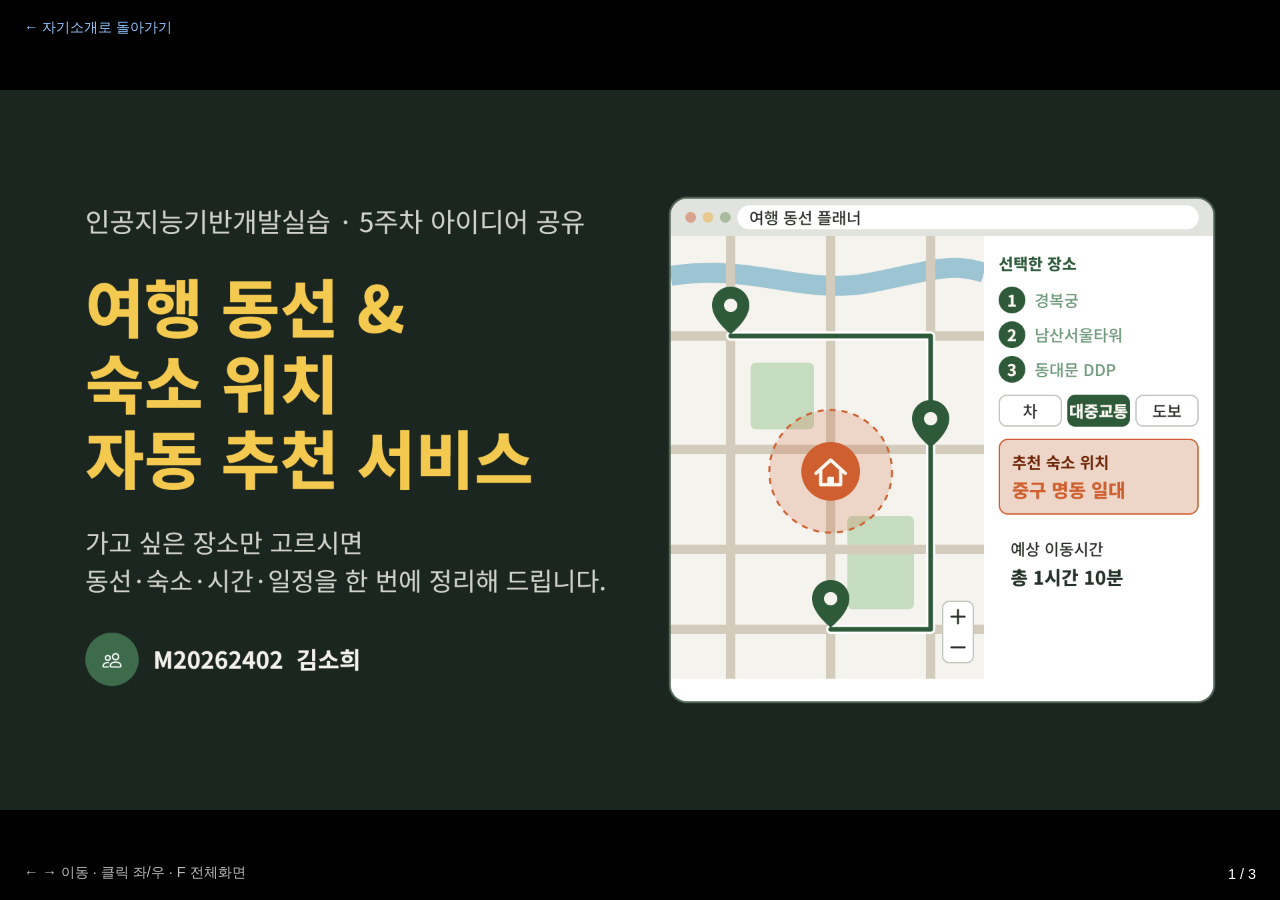
<file: midterm.html>
<!DOCTYPE html>
<html lang="ko">
<head>
  <meta name="robots" content="noindex, nofollow">
  <meta charset="UTF-8">
  <meta name="viewport" content="width=device-width, initial-scale=1">
  <title>중간 발표 자료</title>
  <style>
    * { box-sizing: border-box; margin: 0; }

    html, body {
      height: 100%;
      overflow: hidden;          /* 스크롤 없음 */
      background: #000;
      color: #fff;
      font-family: sans-serif;
      user-select: none;         /* 클릭할 때 글자·이미지 선택 방지 */
    }

    /* 슬라이드: 화면에 맞춰 잘림 없이 최대 크기 */
    #slide {
      position: fixed;
      inset: 0;
      width: 100%;
      height: 100%;
      object-fit: contain;
      cursor: pointer;
    }

    /* 마우스를 움직일 때만 잠깐 보이는 안내 요소 */
    .ui {
      position: fixed;
      z-index: 10;
      padding: 6px 12px;
      border-radius: 6px;
      background: rgba(0, 0, 0, 0.55);
      font-size: 0.9rem;
      opacity: 0;
      transition: opacity 0.3s;
      pointer-events: none;
    }
    body.show-ui .ui { opacity: 1; pointer-events: auto; }

    /* 원형 화살표 커서: 왼쪽 절반은 이전(◀), 오른쪽 절반은 다음(▶) */
    body.cur-prev #slide {
      cursor: url("data:image/svg+xml,<svg xmlns='http://www.w3.org/2000/svg' width='48' height='48' viewBox='0 0 48 48'><circle cx='24' cy='24' r='21' fill='rgba(0,0,0,0.45)' stroke='white' stroke-width='2.5'/><path d='M28 15l-9 9 9 9' fill='none' stroke='white' stroke-width='3.5' stroke-linecap='round' stroke-linejoin='round'/></svg>") 24 24, w-resize;
    }
    body.cur-next #slide {
      cursor: url("data:image/svg+xml,<svg xmlns='http://www.w3.org/2000/svg' width='48' height='48' viewBox='0 0 48 48'><circle cx='24' cy='24' r='21' fill='rgba(0,0,0,0.45)' stroke='white' stroke-width='2.5'/><path d='M20 15l9 9-9 9' fill='none' stroke='white' stroke-width='3.5' stroke-linecap='round' stroke-linejoin='round'/></svg>") 24 24, e-resize;
    }

    /* 창이 작을 때: 커서 32px로 축소 */
    @media (max-width: 1000px), (max-height: 650px) {
      body.cur-prev #slide {
        cursor: url("data:image/svg+xml,<svg xmlns='http://www.w3.org/2000/svg' width='32' height='32' viewBox='0 0 48 48'><circle cx='24' cy='24' r='21' fill='rgba(0,0,0,0.45)' stroke='white' stroke-width='2.5'/><path d='M28 15l-9 9 9 9' fill='none' stroke='white' stroke-width='3.5' stroke-linecap='round' stroke-linejoin='round'/></svg>") 16 16, w-resize;
      }
      body.cur-next #slide {
        cursor: url("data:image/svg+xml,<svg xmlns='http://www.w3.org/2000/svg' width='32' height='32' viewBox='0 0 48 48'><circle cx='24' cy='24' r='21' fill='rgba(0,0,0,0.45)' stroke='white' stroke-width='2.5'/><path d='M20 15l9 9-9 9' fill='none' stroke='white' stroke-width='3.5' stroke-linecap='round' stroke-linejoin='round'/></svg>") 16 16, e-resize;
      }
    }

    /* 2초간 움직임 없으면 커서 숨김 (위 규칙보다 뒤에 있어야 적용됨) */
    body.hide-cursor, body.hide-cursor #slide { cursor: none; }

    #back  { top: 12px; left: 12px; color: #93c5fd; text-decoration: none; }
    #count { bottom: 12px; right: 12px; }
    #hint  { bottom: 12px; left: 12px; color: #bbb; }

    @media (max-width: 600px) { #hint { display: none; } }
  </style>
</head>
<body>
  <img id="slide" alt="발표 슬라이드" draggable="false">

  <a id="back" class="ui" href="index.html">← 자기소개로 돌아가기</a>
  <div id="count" class="ui"></div>
  <div id="hint" class="ui">← → 이동 · 클릭 좌/우 · F 전체화면</div>

  <script>
    const TOTAL = 3;   // 슬라이드 장수로 수정
    const path = n => `slides/midterm/${String(n).padStart(2, '0')}.png`;

    const img = document.getElementById('slide');
    const count = document.getElementById('count');

    // 주소 끝 #번호로 시작 장 지정 (새로고침해도 보던 장 유지)
    let cur = parseInt(location.hash.slice(1)) || 1;

    function show(n) {
      cur = Math.min(Math.max(n, 1), TOTAL);
      img.src = path(cur);
      img.alt = `슬라이드 ${cur}`;
      count.textContent = `${cur} / ${TOTAL}`;
      history.replaceState(null, '', `#${cur}`);
      // 앞뒤 장을 미리 불러와서 넘길 때 깜빡임 방지
      [cur - 1, cur + 1].forEach(i => {
        if (i >= 1 && i <= TOTAL) new Image().src = path(i);
      });
    }

    // 키보드
    document.addEventListener('keydown', e => {
      if (['ArrowRight', 'ArrowDown', 'PageDown', ' ', 'Enter'].includes(e.key)) {
        e.preventDefault(); show(cur + 1);
      } else if (['ArrowLeft', 'ArrowUp', 'PageUp', 'Backspace'].includes(e.key)) {
        e.preventDefault(); show(cur - 1);
      } else if (e.key === 'Home') {
        show(1);
      } else if (e.key === 'End') {
        show(TOTAL);
      } else if (e.key === 'f' || e.key === 'F') {
        if (!document.fullscreenElement) document.documentElement.requestFullscreen();
        else document.exitFullscreen();
      }
    });

    // 마우스 클릭: 화면 왼쪽 절반은 이전, 오른쪽 절반은 다음
    img.addEventListener('click', e => {
      if (e.clientX < window.innerWidth / 2) show(cur - 1);
      else show(cur + 1);
    });

    // 휴대폰: 좌우로 밀어서 넘기기
    let startX = null;
    img.addEventListener('touchstart', e => { startX = e.touches[0].clientX; }, { passive: true });
    img.addEventListener('touchend', e => {
      if (startX === null) return;
      const dx = e.changedTouches[0].clientX - startX;
      if (Math.abs(dx) > 40) show(dx < 0 ? cur + 1 : cur - 1);
      startX = null;
    });

    // 마우스를 움직이면 안내 요소 표시, 2초 뒤 숨김
    let timer;
    function wake() {
      document.body.classList.add('show-ui');
      document.body.classList.remove('hide-cursor');
      clearTimeout(timer);
      timer = setTimeout(() => {
        document.body.classList.remove('show-ui');
        document.body.classList.add('hide-cursor');
      }, 2000);
    }
    document.addEventListener('mousemove', wake);
    document.addEventListener('touchstart', wake, { passive: true });

    // 마우스 위치에 따라 커서 모양 바꾸기 (클릭 영역과 같은 기준: 화면 절반)
    function updateCursor(x) {
      const left = x < window.innerWidth / 2;
      document.body.classList.toggle('cur-prev', left);
      document.body.classList.toggle('cur-next', !left);
    }
    document.addEventListener('mousemove', e => updateCursor(e.clientX));
    updateCursor(window.innerWidth);   // 처음엔 ▶ 커서로 시작

    show(cur);
    wake();
  </script>
</body>
</html>
</file>
